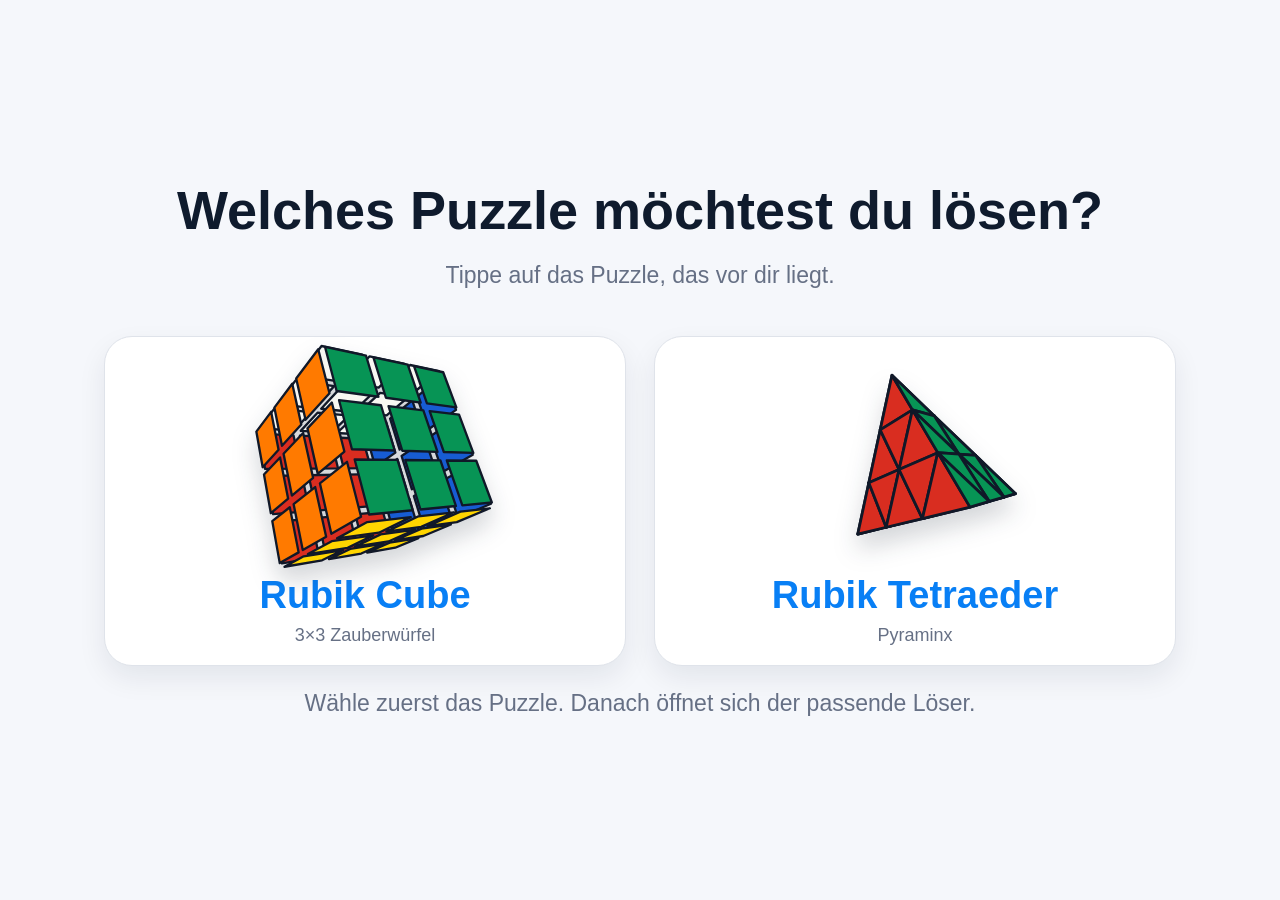
<file: index.html>
<!doctype html>
<html lang="de">
<head>
  <meta charset="utf-8">
  <meta name="viewport" content="width=device-width,initial-scale=1,viewport-fit=cover">
  <meta name="theme-color" content="#f5f7fb">
  <meta name="apple-mobile-web-app-capable" content="yes">
  <meta name="apple-mobile-web-app-status-bar-style" content="default">
  <meta name="apple-mobile-web-app-title" content="Zauberpuzzle">
  <meta name="description" content="Kindgerechter Löser für 3×3 Rubik Cube und Rubik Tetraeder (Pyraminx).">
  <title>Zauberpuzzle-Löser</title>
  <link rel="manifest" href="./manifest.webmanifest">
  <link rel="apple-touch-icon" sizes="180x180" href="./icons/apple-touch-icon.png">
  <link rel="icon" type="image/png" sizes="192x192" href="./icons/icon-192.png">
  <link rel="stylesheet" href="./styles.css?v=20260915-3">
  <link rel="stylesheet" href="./features.css?v=20260915-3">
  <link rel="stylesheet" href="./tetra-visuals.css?v=20260915-5">
  <style>[hidden]{display:none!important}</style>
</head>
<body>
<div class="app">
  <section class="chooser" id="chooser">
    <div class="chooser-head"><h1>Welches Puzzle möchtest du lösen?</h1><p>Tippe auf das Puzzle, das vor dir liegt.</p></div>
    <div class="puzzle-grid">
      <button class="puzzle-card" id="chooseCube" type="button" aria-label="Rubik Cube auswählen"><span class="preview-stage"><svg id="cubePreview" class="object-preview" viewBox="0 0 240 190" aria-hidden="true"></svg></span><strong>Rubik Cube</strong><small>3×3 Zauberwürfel</small></button>
      <button class="puzzle-card" id="choosePyra" type="button" aria-label="Rubik Tetraeder auswählen"><span class="preview-stage"><svg id="tetraPreview" class="object-preview" viewBox="0 0 240 190" aria-hidden="true"></svg></span><strong>Rubik Tetraeder</strong><small>Pyraminx</small></button>
    </div>
    <p class="chooser-note">Wähle zuerst das Puzzle. Danach öffnet sich der passende Löser.</p>
  </section>

  <section class="pyra-app" id="pyraApp" hidden>
    <header>
      <div class="brand"><h1>Rubik Tetraeder lösen</h1><p>Gib die vier Dreiecksflächen ein. Danach führe ich dich Zug für Zug.</p></div>
      <div class="header-actions"><button class="btn" id="testsBtn" type="button">Tests</button><button class="btn" id="backHome" type="button">Puzzle wählen</button><button class="btn danger" id="resetBtn" type="button">Neu beginnen</button></div>
    </header>
    <div class="status" role="status" aria-live="polite"><span class="status-dot" id="statusDot"></span><span id="statusText">Bereit.</span></div>
    <aside class="test-drawer" id="testDrawer" hidden><strong>App testen</strong><div class="test-buttons"><button class="btn small" id="quickTestBtn" type="button">Schnelltest</button><button class="btn small" id="fullTestBtn" type="button">Großer Test</button><button class="btn small" id="invalidTestBtn" type="button">Fehlertest</button></div><p id="testResult" class="test-result"></p></aside>

    <main id="inputView" class="input-view">
      <nav class="face-tabs" id="faceTabs" aria-label="Tetraederflächen"></nav>
      <div class="layout">
        <section class="panel input-panel">
          <div class="input-head"><div><small>Diese Fläche gibst du jetzt ein</small><h2 id="faceTitle">Vorne (V)</h2></div><div class="progress" id="faceProgress">0/9</div></div>
          <p class="orientation" id="orientationText"></p>
          <div class="triangle-editor-wrap"><svg id="triangleEditor" class="triangle-editor" viewBox="0 0 346.41 300" role="group" aria-label="Tetraederfläche"></svg></div>
          <div class="palette-title">Farbe auswählen und Dreieck antippen</div><div class="palette" id="palette"></div><div class="counts" id="counts"></div><div class="validation" id="validation" aria-live="polite"></div>
          <div class="nav-row"><button class="btn" id="prevFace" type="button">← Zurück</button><button class="btn" id="clearFace" type="button">Fläche leeren</button><button class="btn primary" id="nextFace" type="button">Weiter →</button><button class="btn primary" id="solveBtn" type="button" hidden>Tetraeder lösen</button></div>
        </section>
        <aside class="panel help-panel"><h3>So hältst du den Tetraeder</h3><svg id="holdPreview" class="hold-preview" viewBox="0 0 240 190" aria-hidden="true"></svg><p>Eine Spitze zeigt nach oben. Die Fläche „Vorne“ zeigt zu dir. Behalte diese Orientierung für alle vier Eingabeschritte bei.</p><p class="small-note"><strong>Tests:</strong> Schnelltest, Großer Test und Fehlertest prüfen Hauptkörper, kleine Spitzen und die Erkennung unmöglicher Zustände.</p></aside>
      </div>
    </main>

    <main id="solveView" class="solve-view" hidden>
      <div class="solve-layout">
        <section class="panel instruction-panel"><small id="stepCount">Start</small><h2 id="moveTitle">Los geht's</h2><p id="moveDescription"></p><div class="move-badge" id="moveBadge">–</div><div class="controls"><button class="btn" id="backStep" type="button">← Letzten Zug zurück</button><button class="btn primary" id="nextStep" type="button">Diesen Zug habe ich gemacht →</button><button class="btn" id="editBtn" type="button">Farben ändern</button></div><div class="solution-list" id="solutionList"></div></section>
        <section class="panel visual-panel"><div class="direction-card" id="directionCard">Start</div><div class="solve-preview-frame"><svg id="solvePreview" class="solve-preview" viewBox="0 0 300 230" aria-label="3D-Ansicht des Tetraeders"></svg></div><button class="btn" id="replayBtn" type="button">Animation neu starten</button><div class="flat-pyra" id="flatPyra"></div></section>
      </div>
    </main>
  </section>
</div>
<script src="./tetra-core.js?v=20260915-3"></script>
<div hidden aria-hidden="true"><button id="knownTest" type="button"></button><button id="solvedTest" type="button"></button><button id="invalidTest" type="button"></button></div>
<script src="./app.js?v=20260915-3" defer></script>
<script src="./release-fixes.js?v=20260915-3" defer></script>
<script src="./features.js?v=20260915-3" defer></script>
<script src="./tetra-visuals.js?v=20260915-3" defer></script>
</body>
</html>
</file>
<file: styles.css>
:root{--ink:#0f1b2d;--muted:#667085;--bg:#f5f7fb;--panel:#fff;--line:#dfe3ea;--primary:#087ff5;--good:#12b76a;--danger:#b42318;--shadow:0 12px 28px rgba(15,27,45,.08)}
*{box-sizing:border-box}html,body{margin:0;min-height:100%;font-family:-apple-system,BlinkMacSystemFont,"Segoe UI",Roboto,Arial,sans-serif;color:var(--ink);background:var(--bg)}button{font:inherit;-webkit-tap-highlight-color:transparent}.app{max-width:1100px;margin:0 auto;padding:max(18px,env(safe-area-inset-top)) max(14px,env(safe-area-inset-right)) max(18px,env(safe-area-inset-bottom)) max(14px,env(safe-area-inset-left))}.chooser{min-height:calc(100dvh - max(18px,env(safe-area-inset-top)) - max(18px,env(safe-area-inset-bottom)));display:grid;align-content:center;gap:24px}.chooser-head{text-align:center}.chooser-head h1{font-size:clamp(32px,6vw,54px);line-height:1.02;margin:0}.chooser-head p,.chooser-note{color:var(--muted);font-size:clamp(18px,2.5vw,23px)}.chooser-note{text-align:center;margin:0}.puzzle-grid{display:grid;grid-template-columns:repeat(2,minmax(0,1fr));gap:28px}.puzzle-card{border:1px solid var(--line);border-radius:28px;background:#fff;padding:18px 18px 14px;min-height:330px;box-shadow:var(--shadow);display:flex;flex-direction:column;align-items:center;justify-content:center;cursor:pointer;transition:transform .18s ease,box-shadow .18s ease,border-color .18s ease}.puzzle-card:hover,.puzzle-card:focus-visible{transform:translateY(-3px);box-shadow:0 16px 36px rgba(15,27,45,.13);border-color:#9cc8ff;outline:none}.puzzle-card strong{font-size:clamp(27px,3.2vw,38px);color:var(--primary);margin-top:4px}.puzzle-card small{font-size:18px;color:var(--muted);margin-top:8px}.preview-stage{width:min(100%,300px);height:210px;display:block}.object-preview{width:100%;height:100%;overflow:visible;filter:drop-shadow(0 14px 12px rgba(15,27,45,.18))}
header{display:flex;justify-content:space-between;gap:16px;align-items:center;margin-bottom:10px}.brand h1{margin:0;font-size:clamp(26px,4vw,38px)}.brand p{margin:4px 0 0;color:var(--muted);font-size:17px}.header-actions{display:flex;gap:8px;flex-wrap:wrap;justify-content:flex-end}.btn{border:1px solid #d0d5dd;border-radius:14px;background:#fff;padding:11px 16px;font-weight:700;color:#0f1b2d;cursor:pointer}.btn:disabled{opacity:.38;cursor:default}.btn.primary{background:#1769e0;color:#fff;border-color:#1769e0}.btn.danger{color:var(--danger)}.btn.small{padding:8px 10px;font-size:14px}.status{display:flex;align-items:center;gap:10px;padding:10px 14px;border:1px solid var(--line);border-radius:14px;background:#fff;margin-bottom:12px}.status-dot{width:12px;height:12px;border-radius:50%;background:#98a2b3}.status-dot.ok{background:var(--good)}.status-dot.busy{background:#f79009}.status-dot.error{background:#d92d20}.face-tabs{display:grid;grid-template-columns:repeat(4,1fr);gap:8px;margin-bottom:12px}.face-tab{border:1px solid #d0d5dd;background:#fff;border-radius:12px;padding:8px 5px;color:var(--primary);font-weight:800}.face-tab small{display:block;color:var(--muted);font-weight:500;margin-top:4px}.face-tab.active{border-color:var(--primary);box-shadow:inset 0 -4px 0 var(--good)}.face-tab.complete small{color:#087a50}.layout,.solve-layout{display:grid;grid-template-columns:minmax(0,1.6fr) minmax(260px,.8fr);gap:14px}.panel{background:var(--panel);border:1px solid var(--line);border-radius:20px;box-shadow:0 8px 20px rgba(15,27,45,.04);padding:16px}.input-head{display:flex;justify-content:space-between;align-items:flex-start;gap:12px}.input-head small,.instruction-panel>small{color:var(--muted)}.input-head h2,.instruction-panel h2{margin:4px 0 0;font-size:31px}.progress{background:#edf6ff;color:#095fc8;border-radius:999px;padding:9px 12px;font-size:20px;font-weight:800}.orientation{font-size:18px;color:#344054;margin:10px 0}.triangle-editor-wrap{width:min(100%,430px);margin:0 auto;padding:6px}.triangle-editor{display:block;width:100%;height:auto;overflow:visible;filter:drop-shadow(0 8px 8px rgba(15,27,45,.12))}.tri-cell{stroke:#0f1b2d;stroke-width:5;stroke-linejoin:round;cursor:pointer;transition:filter .12s ease}.tri-cell:hover{filter:brightness(1.04)}.tri-cell:focus{outline:none;stroke:#087ff5;stroke-width:8}.palette-title{font-weight:700;margin:6px 0 8px}.palette{display:grid;grid-template-columns:repeat(5,1fr);gap:7px}.palette-btn{min-height:72px;border:1px solid #d0d5dd;background:#fff;border-radius:13px;font-weight:700;color:#1769e0;display:grid;place-items:center;gap:3px;padding:7px}.palette-btn.active{outline:4px solid #7ab7ff;outline-offset:-2px}.swatch{display:block;width:34px;height:34px;border-radius:50%;border:1px solid rgba(0,0,0,.14)}.counts{display:flex;gap:8px;flex-wrap:wrap;margin:9px 0}.count{background:#f2f4f7;border-radius:999px;padding:5px 9px}.count.good{background:#ecfdf3;color:#067647}.count.bad{background:#fef3f2;color:#b42318}.validation{display:none;margin:8px 0;padding:9px 11px;border-radius:10px;background:#fef3f2;color:#b42318}.validation.show{display:block}.validation.success{background:#ecfdf3;color:#067647}.nav-row,.controls,.test-buttons{display:flex;gap:8px;flex-wrap:wrap;margin-top:12px}.nav-row .primary{margin-left:auto}.help-panel h3{margin:4px 0 8px}.help-panel p{color:#475467;line-height:1.35}.hold-preview,.solve-preview{width:100%;height:auto;display:block;filter:drop-shadow(0 10px 8px rgba(15,27,45,.16))}.small-note{font-size:13px}.move-badge{font-size:28px;font-weight:900;color:#1769e0;margin:14px 0}.direction-card{padding:12px;border-radius:12px;background:#eef6ff;color:#095fc8;font-weight:800;text-align:center;margin-bottom:8px}.solution-list{display:flex;gap:6px;flex-wrap:wrap;margin-top:16px}.move-chip{padding:6px 9px;border-radius:999px;background:#f2f4f7}.move-chip.current{background:#dbeafe;color:#1d4ed8;font-weight:800}.move-chip.done{background:#ecfdf3;color:#067647}.flat-pyra{display:grid;grid-template-columns:repeat(2,1fr);gap:7px;margin-top:10px}.mini-face-svg{width:100%;height:auto;background:#fafafa;border:1px solid #e4e7ec;border-radius:12px;padding:5px}
@media(max-width:720px){.chooser{align-content:start;gap:18px}.puzzle-grid{grid-template-columns:1fr;gap:16px}.puzzle-card{min-height:260px}.preview-stage{height:160px}.layout,.solve-layout{grid-template-columns:1fr}.help-panel{display:none}header{align-items:flex-start}.brand p{font-size:15px}.face-tabs{gap:5px}.face-tab{font-size:14px;padding:7px 3px}.panel{padding:14px}.input-head h2{font-size:27px}.palette-btn{min-height:64px;font-size:14px}.swatch{width:30px;height:30px}}
@media(max-width:430px){.chooser-head h1{font-size:34px}.chooser-head p,.chooser-note{font-size:17px}.puzzle-card{border-radius:22px;padding:12px;min-height:240px}.preview-stage{height:145px}.puzzle-card strong{font-size:28px}.puzzle-card small{font-size:16px}header{display:grid;grid-template-columns:1fr auto}.header-actions{display:grid}.btn{padding:10px 12px}.face-tab strong{font-size:13px}.face-tab small{font-size:12px}.orientation{font-size:16px}.palette{gap:5px}.palette-btn{min-height:60px;padding:4px;font-size:12px}.swatch{width:28px;height:28px}.nav-row{display:grid;grid-template-columns:1fr 1fr}.nav-row .primary{margin:0}.nav-row #nextFace,.nav-row #solveBtn{grid-column:2}.triangle-editor-wrap{max-width:340px}}
@media(prefers-reduced-motion:reduce){.puzzle-card{transition:none}}
</file>
<file: features.css>
.test-drawer{position:relative;z-index:20;margin:-2px 0 12px;padding:12px 14px;border:1px solid #b9d8ff;border-radius:14px;background:#f7fbff;box-shadow:0 10px 24px rgba(15,27,45,.1)}
.test-drawer>strong{display:block;margin-bottom:8px}.test-drawer .test-buttons{margin-top:0}.test-result{min-height:1.2em;margin:8px 0 0;font-size:14px;font-weight:700;color:#475467}.test-result.success{color:#067647}.test-result.error{color:#b42318}
/* Safari/WebKit: the continuously redrawn SVG preview must never become the pointer target. */
.puzzle-card{touch-action:manipulation}
.puzzle-card>*{pointer-events:none}
@media(max-width:430px){.test-drawer{padding:10px}.test-drawer .test-buttons{display:grid;grid-template-columns:repeat(3,1fr);gap:5px}.test-drawer .btn.small{padding:8px 5px;font-size:12px}}

/* Compact Tetraeder input mode for iPhone-class portrait viewports. */
@media(max-width:720px){
  body.editing-pyra{overflow:hidden;overscroll-behavior:none}
  body.editing-pyra .app{height:100dvh;max-height:100dvh;overflow:hidden;padding:max(5px,env(safe-area-inset-top)) max(6px,env(safe-area-inset-right)) max(5px,env(safe-area-inset-bottom)) max(6px,env(safe-area-inset-left))}
  body.editing-pyra .pyra-app{height:100%;min-height:0;display:grid;grid-template-rows:auto auto minmax(0,1fr)}
  body.editing-pyra header{display:grid;grid-template-columns:1fr;gap:4px;align-items:start;margin:0 0 4px}
  body.editing-pyra .brand h1{font-size:20px;line-height:1.05;white-space:nowrap}
  body.editing-pyra .brand p{display:none}
  body.editing-pyra .header-actions{display:grid;grid-template-columns:repeat(3,minmax(0,1fr));gap:4px}
  body.editing-pyra .header-actions .btn{font-size:11px;line-height:1.05;padding:6px 4px;border-radius:10px;white-space:nowrap}
  body.editing-pyra .status{min-height:29px;margin:0 0 4px;padding:4px 8px;font-size:12px;border-radius:10px}
  body.editing-pyra .status-dot{width:9px;height:9px}
  body.editing-pyra #inputView{min-height:0;overflow:hidden;display:grid;grid-template-rows:auto minmax(0,1fr)}
  body.editing-pyra .face-tabs{gap:4px;margin:0 0 4px}
  body.editing-pyra .face-tab{min-height:38px;padding:4px 2px;border-radius:9px;line-height:1.05}
  body.editing-pyra .face-tab strong{font-size:11px}
  body.editing-pyra .face-tab small{font-size:10px;margin-top:2px}
  body.editing-pyra .layout{height:100%;min-height:0;display:block}
  body.editing-pyra .input-panel{height:100%;min-height:0;overflow:hidden;padding:6px;border-radius:14px;display:grid;grid-template-rows:auto auto minmax(0,1fr) auto auto auto auto auto;row-gap:3px}
  body.editing-pyra .input-head{align-items:start;gap:6px}
  body.editing-pyra .input-head small{font-size:11px;line-height:1}
  body.editing-pyra .input-head h2{font-size:22px;line-height:1.05;margin:2px 0 0}
  body.editing-pyra .progress{font-size:16px;padding:5px 8px}
  body.editing-pyra .orientation{font-size:12px;line-height:1.15;margin:0}
  body.editing-pyra .triangle-editor-wrap{width:100%;height:100%;min-height:0;max-width:none;margin:0;padding:0;display:grid;place-items:center}
  body.editing-pyra .triangle-editor{width:100%;height:100%;max-width:380px;max-height:100%;filter:drop-shadow(0 4px 4px rgba(15,27,45,.1))}
  body.editing-pyra .palette-title{font-size:11px;line-height:1.05;margin:0}
  body.editing-pyra .palette{gap:3px}
  body.editing-pyra .palette-btn{min-height:40px;padding:2px;font-size:10px;line-height:1;border-radius:9px;gap:1px}
  body.editing-pyra .swatch{width:20px;height:20px}
  body.editing-pyra .counts{gap:3px;flex-wrap:nowrap;margin:0}
  body.editing-pyra .count{font-size:10px;line-height:1;padding:3px 5px;white-space:nowrap}
  body.editing-pyra .validation{margin:0;padding:4px 6px;font-size:10px;line-height:1.1;border-radius:7px}
  body.editing-pyra .nav-row{display:flex;flex-wrap:nowrap;gap:3px;margin:0}
  body.editing-pyra .nav-row .btn{flex:1;min-width:0;padding:6px 3px;font-size:10px;line-height:1.1;border-radius:9px}
  body.editing-pyra .nav-row .primary{margin:0}
  body.editing-pyra .nav-row #nextFace,body.editing-pyra .nav-row #solveBtn{grid-column:auto}
}
@media(max-width:430px) and (max-height:760px){
  body.editing-pyra .brand h1{font-size:18px}
  body.editing-pyra .header-actions .btn{font-size:10px;padding:5px 3px}
  body.editing-pyra .status{min-height:26px;font-size:11px;padding:3px 7px}
  body.editing-pyra .face-tab{min-height:34px;padding:3px 2px}
  body.editing-pyra .input-head h2{font-size:20px}
  body.editing-pyra .orientation{font-size:11px}
  body.editing-pyra .palette-title{display:none}
  body.editing-pyra .palette-btn{min-height:36px}
  body.editing-pyra .swatch{width:18px;height:18px}
  body.editing-pyra .count{font-size:9px;padding:2px 4px}
  body.editing-pyra .nav-row .btn{font-size:9px;padding:5px 2px}
}
</file>
<file: tetra-visuals.css>
/* Tetraeder move animation + labeled face-state cards */
.solve-preview-frame{width:100%;min-height:260px;overflow:hidden;contain:paint;display:grid;place-items:stretch}
.solve-preview{display:block;width:100%;height:100%;min-width:0;min-height:0;max-width:100%;max-height:100%;overflow:hidden;contain:paint}
.mini-face-card{background:#fafafa;border:1px solid #e4e7ec;border-radius:12px;padding:5px 5px 7px;overflow:hidden}
.mini-face-card .mini-face-svg{border:0;background:transparent;padding:0;border-radius:0}
.mini-face-label{display:flex;align-items:center;justify-content:center;gap:7px;padding:3px 4px 2px;color:#344054;font-size:13px;line-height:1}
.mini-face-label strong{display:grid;place-items:center;min-width:27px;height:27px;padding:0 6px;border-radius:999px;background:#eaf3ff;color:#095fc8;font-size:15px}
.mini-face-label span{font-weight:700}
body.solving-pyra{overflow:hidden}
body.solving-pyra .test-banner{display:none}
body.solving-pyra .app{height:100dvh;max-height:100dvh;overflow:hidden;padding-top:max(5px,env(safe-area-inset-top));padding-bottom:max(5px,env(safe-area-inset-bottom))}
body.solving-pyra .pyra-app{height:100%;min-height:0;display:grid;grid-template-rows:auto auto minmax(0,1fr)}
body.solving-pyra header{margin-bottom:5px}
body.solving-pyra .status{margin-bottom:6px}
body.solving-pyra .solve-view{height:100%;min-height:0;overflow:hidden}
body.solving-pyra .solve-layout{height:100%;min-height:0}
body.solving-pyra .instruction-panel,body.solving-pyra .visual-panel{min-height:0;overflow:hidden}
body.solving-pyra .solution-list{max-height:none;overflow:visible}
body.solving-pyra .visual-panel{position:relative}
body.solving-pyra .direction-card{position:relative;z-index:2}
body.solving-pyra .solve-preview-frame{position:relative;z-index:1;overflow:hidden;contain:paint}
body.solving-pyra .solve-preview{position:relative;z-index:1;overflow:hidden;contain:paint}
body.solving-pyra #replayBtn{position:relative;z-index:3}
@media(max-width:720px){
  body.solving-pyra .app{padding:5px max(6px,env(safe-area-inset-right)) max(5px,env(safe-area-inset-bottom)) max(6px,env(safe-area-inset-left))}
  body.solving-pyra header{display:grid;grid-template-columns:minmax(0,1fr) auto;gap:5px;align-items:start}
  body.solving-pyra .brand h1{font-size:22px;line-height:1.05}
  body.solving-pyra .brand p{display:none}
  body.solving-pyra .header-actions{display:flex;gap:4px;flex-wrap:nowrap}
  body.solving-pyra .header-actions .btn{font-size:12px;padding:6px 7px;border-radius:10px;white-space:nowrap}
  body.solving-pyra .status{font-size:13px;padding:5px 8px;min-height:32px}
  body.solving-pyra .status-dot{width:9px;height:9px}
  body.solving-pyra .solve-layout{grid-template-columns:1fr;grid-template-rows:minmax(0,.95fr) minmax(0,1.05fr);gap:5px}
  body.solving-pyra .panel{padding:8px;border-radius:14px}
  body.solving-pyra .instruction-panel h2{font-size:23px;line-height:1.05;margin:2px 0 3px}
  body.solving-pyra .instruction-panel>p{font-size:13px;line-height:1.16;margin:3px 0}
  body.solving-pyra .move-badge{font-size:19px;margin:3px 0}
  body.solving-pyra .controls{margin-top:4px;gap:3px;flex-wrap:nowrap}
  body.solving-pyra .controls .btn{font-size:11px;line-height:1.08;padding:6px 5px;border-radius:10px}
  body.solving-pyra .controls .primary{flex:1}
  body.solving-pyra .solution-list{margin-top:4px;display:grid;grid-template-columns:repeat(5,minmax(0,1fr));gap:3px;max-height:none;overflow:visible;padding:0}
  body.solving-pyra .move-chip{min-width:0;text-align:center;white-space:nowrap;overflow:hidden;text-overflow:clip;font-size:10px;line-height:1.05;padding:3px 3px}
  body.solving-pyra .visual-panel{display:grid;grid-template-rows:auto minmax(0,1fr) auto auto;gap:4px;align-items:stretch}
  body.solving-pyra .direction-card{font-size:12px;line-height:1.1;padding:5px;margin:0;overflow:hidden}
  body.solving-pyra .solve-preview-frame{width:100%;height:100%;min-width:0;min-height:0;max-width:100%;max-height:100%;overflow:hidden;contain:paint;display:grid;place-items:stretch;align-self:stretch}
  body.solving-pyra .solve-preview{display:block;width:100%;height:100%;min-width:0;min-height:0;max-width:100%;max-height:100%;overflow:hidden;contain:paint;align-self:stretch}
  body.solving-pyra #replayBtn{justify-self:start;font-size:11px;padding:5px 8px;border-radius:10px}
  body.solving-pyra .flat-pyra{grid-template-columns:repeat(4,minmax(0,1fr));gap:3px;margin-top:0}
  body.solving-pyra .mini-face-card{padding:2px 2px 3px;border-radius:8px}
  body.solving-pyra .mini-face-label{padding:1px;gap:2px}
  body.solving-pyra .mini-face-label span{display:none}
  body.solving-pyra .mini-face-label strong{min-width:22px;height:22px;font-size:12px;padding:0 4px}
}
@media(max-width:430px){
  body.solving-pyra .brand h1{font-size:20px}
  body.solving-pyra .header-actions .btn{font-size:11px;padding:6px 5px}
  body.solving-pyra .instruction-panel h2{font-size:22px}
  body.solving-pyra .instruction-panel>p{font-size:12px;line-height:1.13}
  body.solving-pyra .move-badge{font-size:18px;margin:2px 0}
  body.solving-pyra .controls .btn{font-size:10px;padding:5px 4px}
  body.solving-pyra .solution-list{gap:2px;margin-top:3px}
  body.solving-pyra .move-chip{font-size:9.5px;padding:3px 2px}
  body.solving-pyra .direction-card{font-size:11px;padding:4px}
  body.solving-pyra #replayBtn{font-size:10px;padding:4px 7px}
  body.solving-pyra .mini-face-label strong{min-width:20px;height:20px;font-size:11px}
}
@media(max-height:500px) and (orientation:landscape){
  body.solving-pyra .app{padding-top:2px;padding-bottom:2px}
  body.solving-pyra .pyra-app{grid-template-rows:auto auto minmax(0,1fr)}
  body.solving-pyra header{display:flex;align-items:center;margin:0;min-height:34px}
  body.solving-pyra .brand h1{font-size:19px;white-space:nowrap}
  body.solving-pyra .header-actions .btn{font-size:11px;padding:5px 6px}
  body.solving-pyra .status{min-height:27px;margin:2px 0 4px;padding:3px 7px;font-size:12px}
  body.solving-pyra .solve-layout{grid-template-columns:minmax(0,1fr) minmax(0,1fr);grid-template-rows:1fr;gap:5px}
  body.solving-pyra .panel{padding:6px}
  body.solving-pyra .instruction-panel h2{font-size:20px}
  body.solving-pyra .instruction-panel>p{font-size:12px;line-height:1.12;margin:3px 0}
  body.solving-pyra .move-badge{font-size:17px;margin:2px 0}
  body.solving-pyra .controls .btn{font-size:10px;padding:5px}
  body.solving-pyra .solution-list{display:grid;grid-template-columns:repeat(5,minmax(0,1fr));gap:2px;max-height:none;overflow:visible;margin-top:3px}
  body.solving-pyra .move-chip{font-size:9px;padding:2px 2px}
  body.solving-pyra .visual-panel{grid-template-rows:auto minmax(0,1fr) auto}
  body.solving-pyra .flat-pyra{display:none}
  body.solving-pyra .direction-card{font-size:12px;padding:4px}
  body.solving-pyra .solve-preview-frame,body.solving-pyra .solve-preview{min-height:0;max-height:100%;overflow:hidden;contain:paint}
  body.solving-pyra #replayBtn{font-size:10px;padding:4px 7px}
}
</file>
